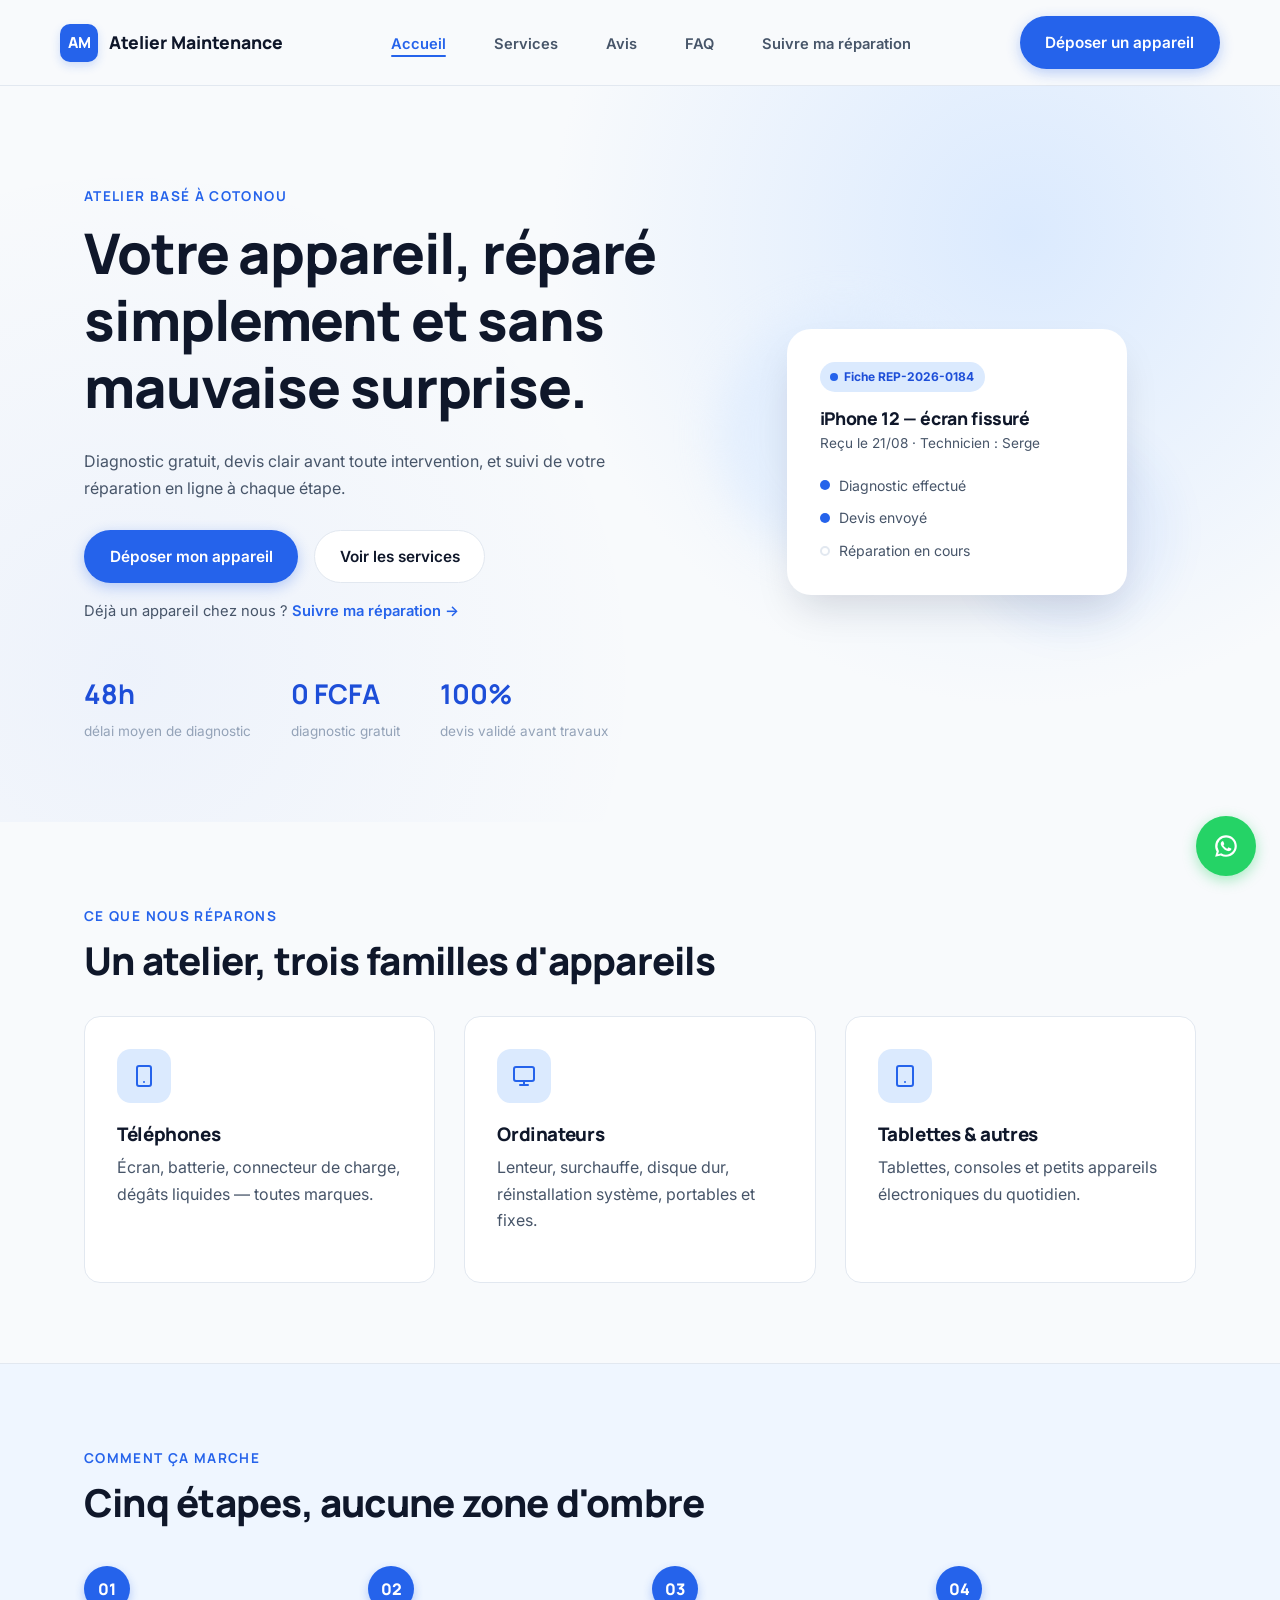
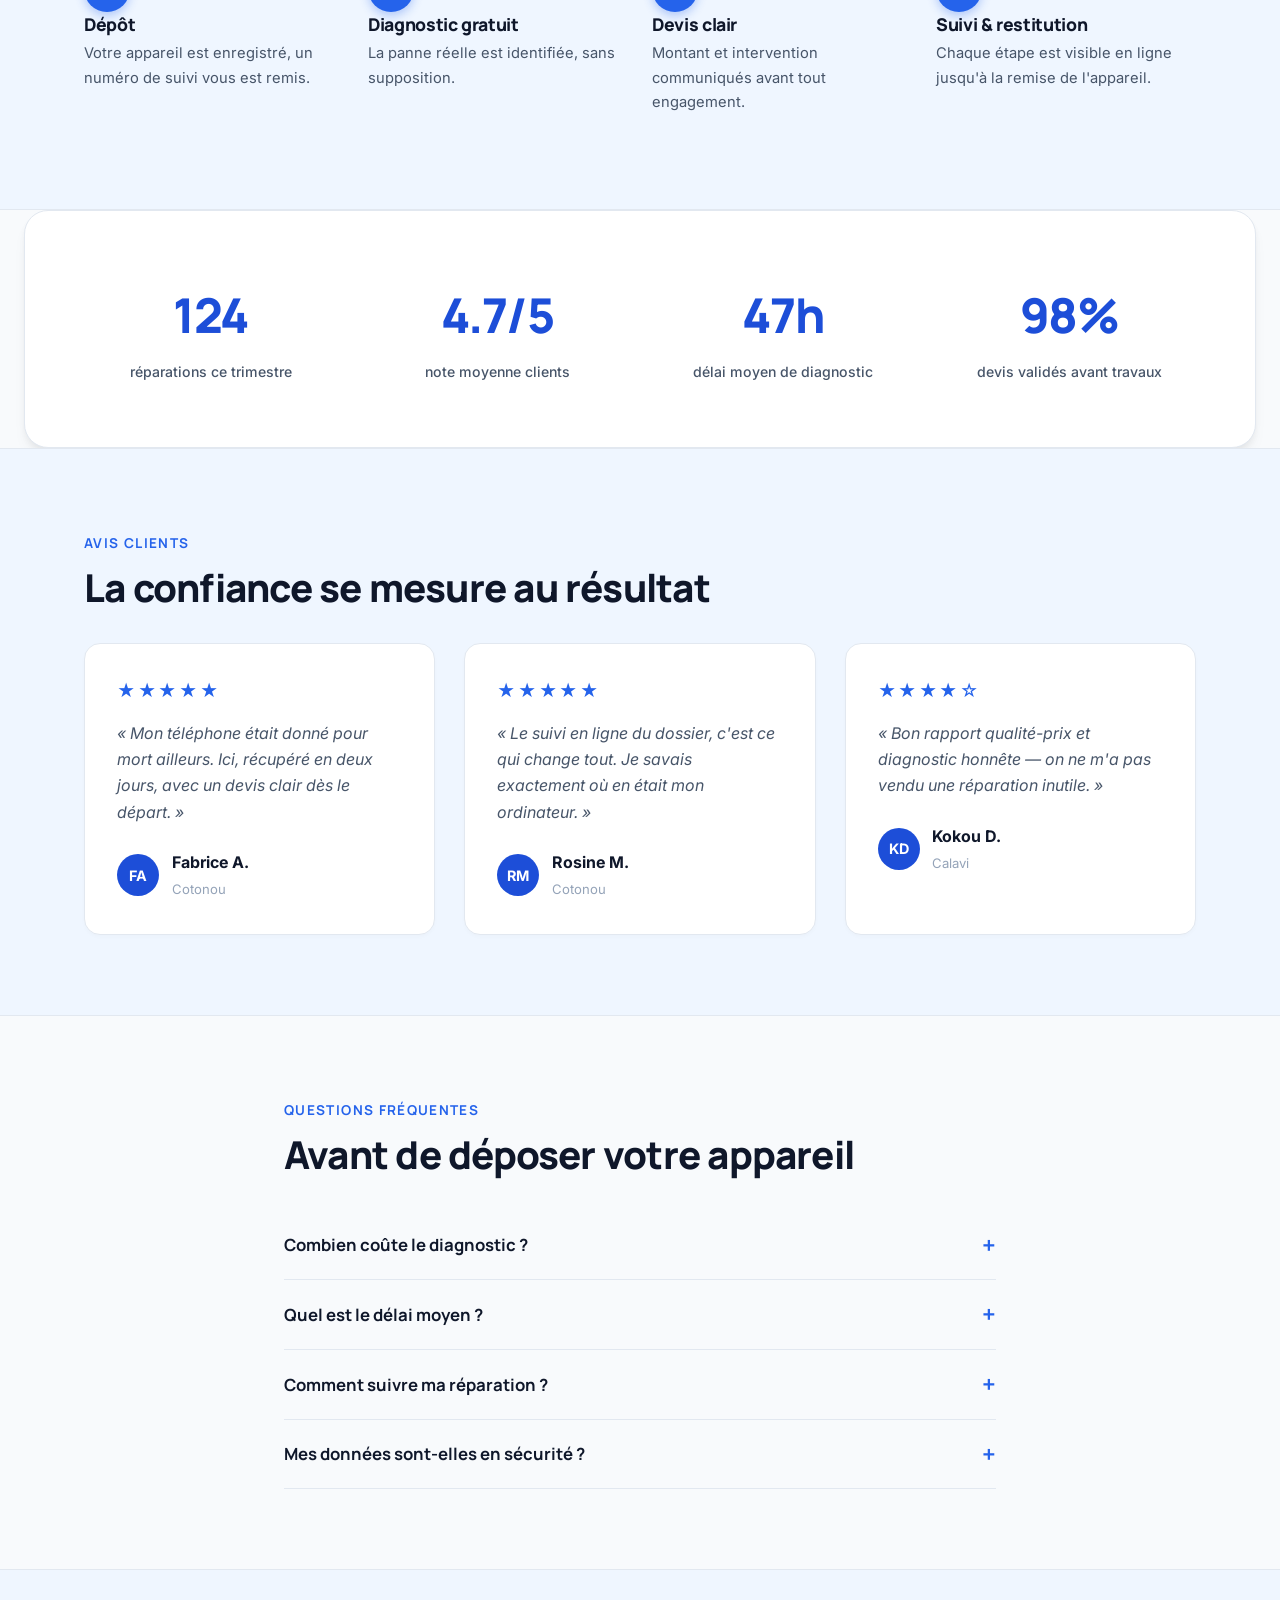
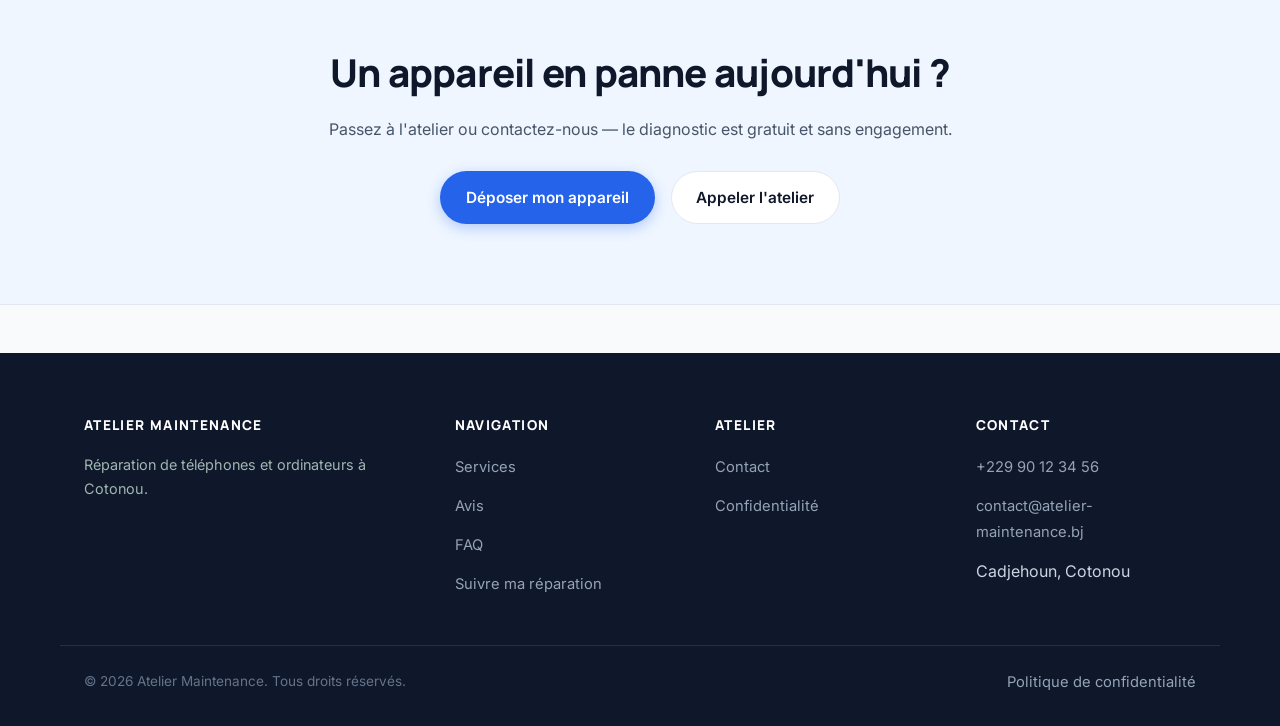
<file: index.html>
<!DOCTYPE html>
<html lang="fr">
<head>
  <meta charset="UTF-8" />
  <meta name="viewport" content="width=device-width, initial-scale=1.0" />
  <title>Atelier Maintenance — Réparation de téléphones et ordinateurs à Cotonou</title>
  <meta name="description" content="Atelier Maintenance répare vos téléphones et ordinateurs à Cotonou : diagnostic gratuit, devis clair, suivi en ligne de votre réparation." />
  <link rel="canonical" href="https://www.atelier-maintenance.bj/" />
  <meta property="og:type" content="website" />
  <meta property="og:title" content="Atelier Maintenance — Réparation à Cotonou" />
  <meta property="og:description" content="Diagnostic gratuit, devis clair, suivi en ligne de votre réparation." />
  <link rel="preconnect" href="https://fonts.googleapis.com" />
  <link rel="preconnect" href="https://fonts.gstatic.com" crossorigin />
  <link href="https://fonts.googleapis.com/css2?family=Manrope:wght@700;800&family=Inter:wght@400;500;600&display=swap" rel="stylesheet" />
  <link rel="stylesheet" href="assets/css/main.css" />
  <script type="application/ld+json">
  {
    "@context": "https://schema.org",
    "@type": "ElectronicsStore",
    "name": "Atelier Maintenance",
    "telephone": "+229-90-12-34-56",
    "address": { "@type": "PostalAddress", "addressLocality": "Cotonou", "addressCountry": "BJ" },
    "url": "https://www.atelier-maintenance.bj/"
  }
  </script>
</head>
<body>
  <a class="skip-link" href="#contenu">Aller au contenu principal</a>

  <header class="site-header">
    <div class="container nav-bar">
      <a class="brand" href="index.html"><span class="brand-mark">AM</span>Atelier Maintenance</a>
      
      <button class="mobile-menu-btn" aria-label="Ouvrir le menu" aria-expanded="false">
        <svg xmlns="http://www.w3.org/2000/svg" fill="none" viewBox="0 0 24 24" stroke="currentColor"><path stroke-linecap="round" stroke-linejoin="round" stroke-width="2" d="M4 6h16M4 12h16M4 18h16" /></svg>
      </button>

      <nav aria-label="Navigation principale">
        <ul class="nav-links" id="nav-links">
          <li><a href="index.html" aria-current="page">Accueil</a></li>
          <li><a href="index.html#services">Services</a></li>
          <li><a href="index.html#avis">Avis</a></li>
          <li><a href="index.html#faq">FAQ</a></li>
          <li><a href="suivi.html">Suivre ma réparation</a></li>
        </ul>
      </nav>
      <a class="btn btn-primary" href="contact.html">Déposer un appareil</a>
    </div>
  </header>

  <main id="contenu">
    <!-- HERO -->
    <section class="hero">
      <div class="container hero-grid">
        <div>
          <p class="eyebrow">Atelier basé à Cotonou</p>
          <h1>Votre appareil, réparé simplement et sans mauvaise surprise.</h1>
          <p class="max-w-prose">Diagnostic gratuit, devis clair avant toute intervention, et suivi de votre réparation en ligne à chaque étape.</p>
          <div class="hero-cta-row">
            <a class="btn btn-primary" href="contact.html">Déposer mon appareil</a>
            <a class="btn btn-outline" href="#services">Voir les services</a>
          </div>
          <p style="margin-top:1rem; font-size:0.92rem">
            Déjà un appareil chez nous ? <a href="suivi.html" style="color:var(--primary); font-weight:600; text-decoration:none;">Suivre ma réparation →</a>
          </p>
          <div class="hero-meta">
            <div class="hero-meta-item"><b>48h</b>délai moyen de diagnostic</div>
            <div class="hero-meta-item"><b>0 FCFA</b>diagnostic gratuit</div>
            <div class="hero-meta-item"><b>100%</b>devis validé avant travaux</div>
          </div>
        </div>

        <div class="hero-visual" aria-hidden="true">
          <span class="blob blob-1"></span>
          <span class="blob blob-2"></span>
          <div class="hero-card">
            <span class="hero-card-badge">Fiche REP-2026-0184</span>
            <h3 style="font-size:1.1rem; margin-bottom:0.2rem;">iPhone 12 — écran fissuré</h3>
            <p style="font-size:0.85rem; margin-bottom:0;">Reçu le 21/08 · Technicien : Serge</p>
            <ul class="hero-card-steps">
              <li><span class="dot-done"></span> Diagnostic effectué</li>
              <li><span class="dot-done"></span> Devis envoyé</li>
              <li><span class="dot-pending"></span> Réparation en cours</li>
            </ul>
          </div>
        </div>
      </div>
    </section>

    <!-- SERVICES -->
    <section class="section" id="services">
      <div class="container">
        <p class="eyebrow reveal">Ce que nous réparons</p>
        <h2 class="reveal">Un atelier, trois familles d'appareils</h2>
        <div class="grid grid-3" style="margin-top:2rem">
          
          <div class="card reveal">
            <div class="card-icon">
              <svg xmlns="http://www.w3.org/2000/svg" width="24" height="24" viewBox="0 0 24 24" fill="none" stroke="currentColor" stroke-width="2" stroke-linecap="round" stroke-linejoin="round"><rect x="5" y="2" width="14" height="20" rx="2" ry="2"></rect><line x1="12" y1="18" x2="12.01" y2="18"></line></svg>
            </div>
            <h3>Téléphones</h3>
            <p>Écran, batterie, connecteur de charge, dégâts liquides — toutes marques.</p>
          </div>
          
          <div class="card reveal">
            <div class="card-icon">
              <svg xmlns="http://www.w3.org/2000/svg" width="24" height="24" viewBox="0 0 24 24" fill="none" stroke="currentColor" stroke-width="2" stroke-linecap="round" stroke-linejoin="round"><rect x="2" y="3" width="20" height="14" rx="2" ry="2"></rect><line x1="8" y1="21" x2="16" y2="21"></line><line x1="12" y1="17" x2="12" y2="21"></line></svg>
            </div>
            <h3>Ordinateurs</h3>
            <p>Lenteur, surchauffe, disque dur, réinstallation système, portables et fixes.</p>
          </div>
          
          <div class="card reveal">
            <div class="card-icon">
              <svg xmlns="http://www.w3.org/2000/svg" width="24" height="24" viewBox="0 0 24 24" fill="none" stroke="currentColor" stroke-width="2" stroke-linecap="round" stroke-linejoin="round"><rect x="4" y="2" width="16" height="20" rx="2" ry="2"></rect><line x1="12" y1="18" x2="12.01" y2="18"></line></svg>
            </div>
            <h3>Tablettes & autres</h3>
            <p>Tablettes, consoles et petits appareils électroniques du quotidien.</p>
          </div>

        </div>
      </div>
    </section>

    <!-- PROCESSUS -->
    <section class="section section-alt">
      <div class="container">
        <p class="eyebrow reveal">Comment ça marche</p>
        <h2 class="reveal">Cinq étapes, aucune zone d'ombre</h2>
        <div class="steps-grid" style="margin-top:2.5rem">
          <div class="step reveal"><h3>Dépôt</h3><p>Votre appareil est enregistré, un numéro de suivi vous est remis.</p></div>
          <div class="step reveal"><h3>Diagnostic gratuit</h3><p>La panne réelle est identifiée, sans supposition.</p></div>
          <div class="step reveal"><h3>Devis clair</h3><p>Montant et intervention communiqués avant tout engagement.</p></div>
          <div class="step reveal"><h3>Suivi & restitution</h3><p>Chaque étape est visible en ligne jusqu'à la remise de l'appareil.</p></div>
        </div>
      </div>
    </section>

    <!-- STATS -->
    <section class="section stats-section">
      <div class="container stats-grid">
        <div class="reveal"><div class="stat-value"><span data-count-to="127">127</span></div><div class="stat-label">réparations ce trimestre</div></div>
        <div class="reveal"><div class="stat-value"><span data-count-to="4.8" data-suffix="/5">4.8/5</span></div><div class="stat-label">note moyenne clients</div></div>
        <div class="reveal"><div class="stat-value"><span data-count-to="48" data-suffix="h">48h</span></div><div class="stat-label">délai moyen de diagnostic</div></div>
        <div class="reveal"><div class="stat-value"><span data-count-to="100" data-suffix="%">100%</span></div><div class="stat-label">devis validés avant travaux</div></div>
      </div>
    </section>

    <!-- AVIS -->
    <section class="section section-alt" id="avis">
      <div class="container">
        <p class="eyebrow reveal">Avis clients</p>
        <h2 class="reveal">La confiance se mesure au résultat</h2>
        <div class="grid grid-3" style="margin-top:2rem">
          <div class="testimonial reveal">
            <div class="stars">★★★★★</div>
            <p>« Mon téléphone était donné pour mort ailleurs. Ici, récupéré en deux jours, avec un devis clair dès le départ. »</p>
            <div class="testimonial-author"><span class="avatar-initial">FA</span><div><strong>Fabrice A.</strong><br /><span style="font-size:0.82rem;color:var(--ink-faint)">Cotonou</span></div></div>
          </div>
          <div class="testimonial reveal">
            <div class="stars">★★★★★</div>
            <p>« Le suivi en ligne du dossier, c'est ce qui change tout. Je savais exactement où en était mon ordinateur. »</p>
            <div class="testimonial-author"><span class="avatar-initial">RM</span><div><strong>Rosine M.</strong><br /><span style="font-size:0.82rem;color:var(--ink-faint)">Cotonou</span></div></div>
          </div>
          <div class="testimonial reveal">
            <div class="stars">★★★★☆</div>
            <p>« Bon rapport qualité-prix et diagnostic honnête — on ne m'a pas vendu une réparation inutile. »</p>
            <div class="testimonial-author"><span class="avatar-initial">KD</span><div><strong>Kokou D.</strong><br /><span style="font-size:0.82rem;color:var(--ink-faint)">Calavi</span></div></div>
          </div>
        </div>
      </div>
    </section>

    <!-- FAQ -->
    <section class="section" id="faq">
      <div class="container" style="max-width:760px">
        <p class="eyebrow reveal">Questions fréquentes</p>
        <h2 class="reveal">Avant de déposer votre appareil</h2>
        <div style="margin-top:2rem">
          <div class="faq-item">
            <button class="faq-question" aria-expanded="false"><span>Combien coûte le diagnostic ?</span><span class="plus">+</span></button>
            <div class="faq-answer"><div class="faq-answer-inner">Gratuit et sans engagement. Vous ne payez que si vous acceptez le devis.</div></div>
          </div>
          <div class="faq-item">
            <button class="faq-question" aria-expanded="false"><span>Quel est le délai moyen ?</span><span class="plus">+</span></button>
            <div class="faq-answer"><div class="faq-answer-inner">Le diagnostic prend 24 à 48h. La réparation dépend de la panne ; une date estimée vous est toujours communiquée.</div></div>
          </div>
          <div class="faq-item">
            <button class="faq-question" aria-expanded="false"><span>Comment suivre ma réparation ?</span><span class="plus">+</span></button>
            <div class="faq-answer"><div class="faq-answer-inner">Avec le numéro de fiche remis au dépôt, sur la page <a href="suivi.html">Suivre ma réparation</a>.</div></div>
          </div>
          <div class="faq-item">
            <button class="faq-question" aria-expanded="false"><span>Mes données sont-elles en sécurité ?</span><span class="plus">+</span></button>
            <div class="faq-answer"><div class="faq-answer-inner">Nos techniciens n'accèdent à vos données que si nécessaire, avec votre accord. Voir notre <a href="confidentialite.html">politique de confidentialité</a>.</div></div>
          </div>
        </div>
      </div>
    </section>

    <!-- CTA FINAL -->
    <section class="section section-alt text-center">
      <div class="container reveal">
        <h2>Un appareil en panne aujourd'hui ?</h2>
        <p class="max-w-prose" style="margin:0 auto 1.6rem">Passez à l'atelier ou contactez-nous — le diagnostic est gratuit et sans engagement.</p>
        <div class="hero-cta-row" style="justify-content:center">
          <a class="btn btn-primary" href="contact.html">Déposer mon appareil</a>
          <a class="btn btn-outline" href="tel:+22990123456">Appeler l'atelier</a>
        </div>
      </div>
    </section>
  </main>

  <footer class="site-footer">
    <div class="container footer-grid">
      <div><h4>Atelier Maintenance</h4><p style="color:#9fb6b1; font-size:0.9rem">Réparation de téléphones et ordinateurs à Cotonou.</p></div>
      <div><h4>Navigation</h4><ul class="footer-list"><li><a href="index.html#services">Services</a></li><li><a href="index.html#avis">Avis</a></li><li><a href="index.html#faq">FAQ</a></li><li><a href="suivi.html">Suivre ma réparation</a></li></ul></div>
      <div><h4>Atelier</h4><ul class="footer-list"><li><a href="contact.html">Contact</a></li><li><a href="confidentialite.html">Confidentialité</a></li></ul></div>
      <div><h4>Contact</h4><ul class="footer-list"><li><a href="tel:+22990123456">+229 90 12 34 56</a></li><li><a href="mailto:contact@atelier-maintenance.bj">contact@atelier-maintenance.bj</a></li><li>Cadjehoun, Cotonou</li></ul></div>
    </div>
    <div class="container footer-bottom"><span>© 2026 Atelier Maintenance. Tous droits réservés.</span><span><a href="confidentialite.html">Politique de confidentialité</a></span></div>
  </footer>

  <a class="whatsapp-float" href="https://wa.me/22990123456" target="_blank" rel="noopener" aria-label="Contacter l'atelier sur WhatsApp">
    <svg width="26" height="26" viewBox="0 0 24 24" fill="currentColor" aria-hidden="true"><path d="M12 2C6.48 2 2 6.48 2 12c0 1.85.5 3.58 1.36 5.07L2 22l5.06-1.33A9.94 9.94 0 0 0 12 22c5.52 0 10-4.48 10-10S17.52 2 12 2zm0 18a7.9 7.9 0 0 1-4.03-1.1l-.29-.17-2.99.79.8-2.92-.19-.3A7.93 7.93 0 1 1 12 20zm4.4-5.9c-.24-.12-1.43-.7-1.65-.78-.22-.08-.38-.12-.54.12-.16.24-.62.78-.76.94-.14.16-.28.18-.52.06-.24-.12-1.01-.37-1.92-1.18-.71-.63-1.19-1.42-1.33-1.66-.14-.24-.02-.37.1-.49.11-.11.24-.28.36-.42.12-.14.16-.24.24-.4.08-.16.04-.3-.02-.42-.06-.12-.54-1.3-.74-1.78-.2-.47-.4-.4-.54-.41-.14-.01-.3-.01-.46-.01-.16 0-.42.06-.64.3-.22.24-.84.82-.84 2s.86 2.32.98 2.48c.12.16 1.7 2.6 4.12 3.64.58.25 1.03.4 1.38.51.58.18 1.11.16 1.53.1.47-.07 1.43-.58 1.63-1.14.2-.56.2-1.04.14-1.14-.06-.1-.22-.16-.46-.28z"/></svg>
  </a>

  <script src="assets/js/main.js"></script>
  
  <script>
    // Gestion du menu mobile
    document.addEventListener('DOMContentLoaded', () => {
      const btn = document.querySelector('.mobile-menu-btn');
      const nav = document.querySelector('.nav-links');
      
      if (btn && nav) {
        btn.addEventListener('click', () => {
          const isExpanded = btn.getAttribute('aria-expanded') === 'true';
          btn.setAttribute('aria-expanded', !isExpanded);
          nav.classList.toggle('active');
        });
      }
    });
  </script>
</body>
</html>
</file>
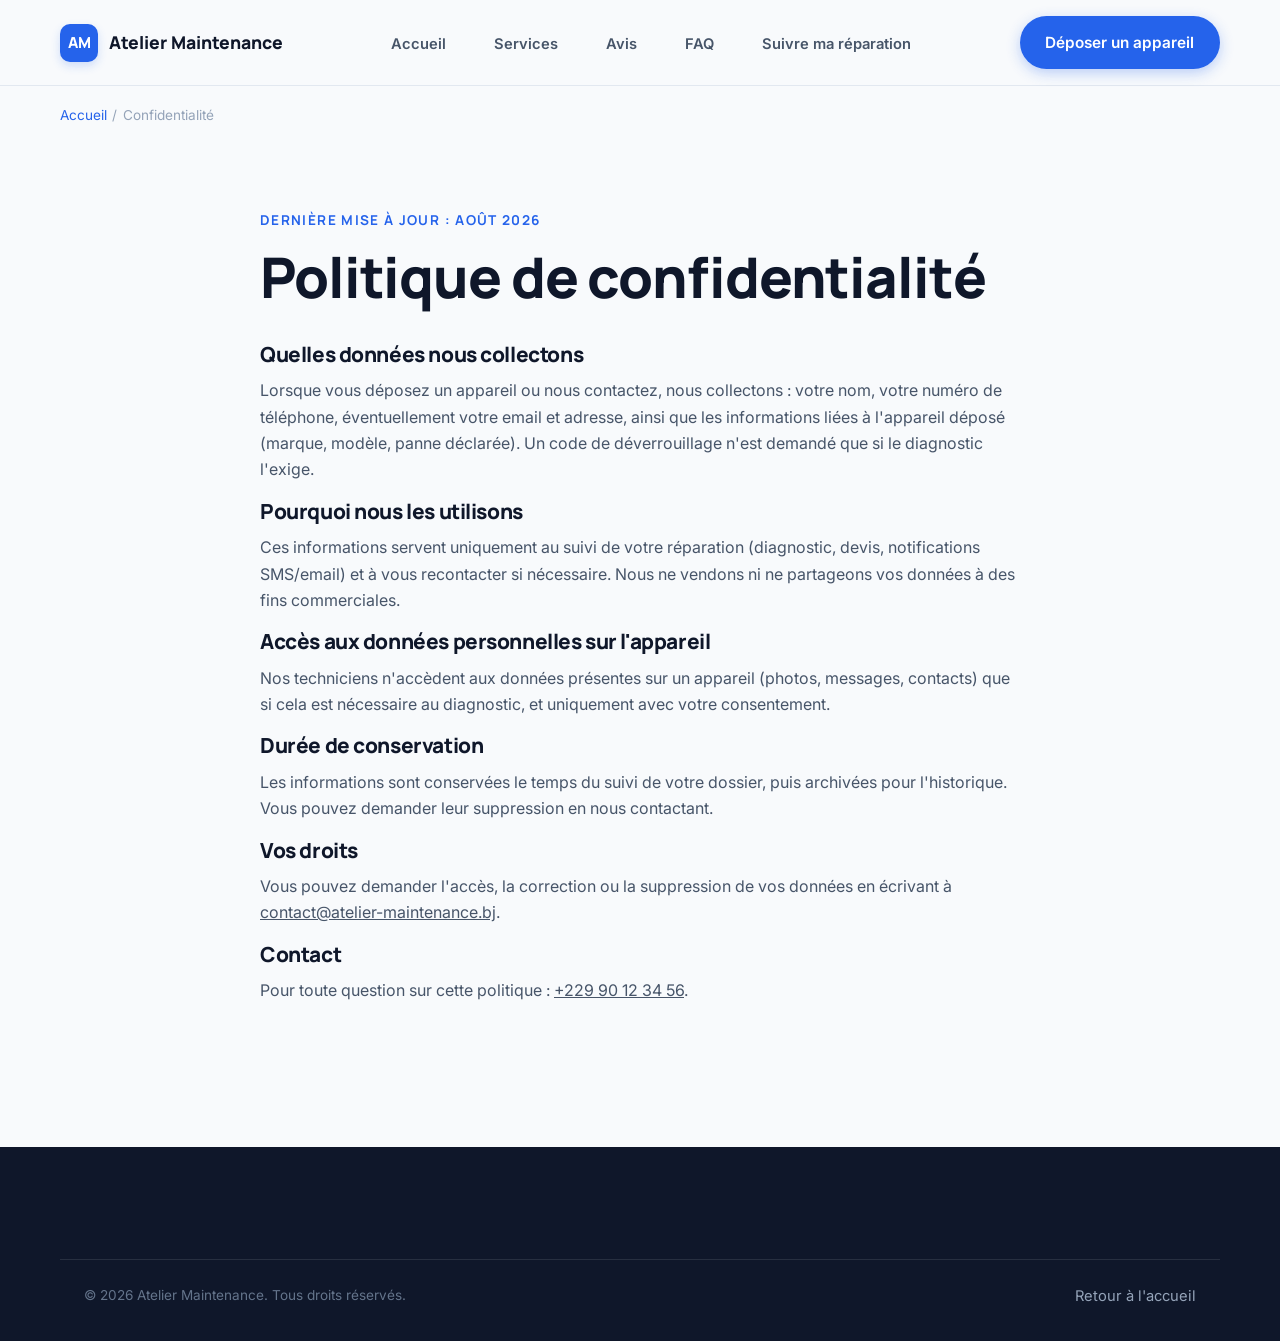
<file: confidentialite.html>
<!DOCTYPE html>
<html lang="fr">
<head>
  <meta charset="UTF-8" />
  <meta name="viewport" content="width=device-width, initial-scale=1.0" />
  <title>Politique de confidentialité — Atelier Maintenance Cotonou</title>
  <meta name="description" content="Comment l'Atelier Maintenance collecte, utilise et protège vos données personnelles et celles de vos appareils." />
  <link rel="canonical" href="https://www.atelier-maintenance.bj/confidentialite.html" />
  <link rel="preconnect" href="https://fonts.googleapis.com" />
  <link rel="preconnect" href="https://fonts.gstatic.com" crossorigin />
  <link href="https://fonts.googleapis.com/css2?family=Manrope:wght@700;800&family=Inter:wght@400;500;600&display=swap" rel="stylesheet" />
  <link rel="stylesheet" href="assets/css/main.css" />
</head>
<body>
  <a class="skip-link" href="#contenu">Aller au contenu principal</a>

  <header class="site-header">
    <div class="container nav-bar">
      <a class="brand" href="index.html"><span class="brand-mark">AM</span>Atelier Maintenance</a>
      <nav aria-label="Navigation principale">
        <ul class="nav-links">
          <li><a href="index.html">Accueil</a></li>
          <li><a href="index.html#services">Services</a></li>
          <li><a href="index.html#avis">Avis</a></li>
          <li><a href="index.html#faq">FAQ</a></li>
          <li><a href="suivi.html">Suivre ma réparation</a></li>
        </ul>
      </nav>
      <a class="btn btn-primary" href="contact.html">Déposer un appareil</a>
    </div>
  </header>

  <nav class="breadcrumb container" aria-label="Fil d'Ariane">
    <ol><li><a href="index.html">Accueil</a></li><li aria-current="page">Confidentialité</li></ol>
  </nav>

  <main id="contenu">
    <section class="section container" style="max-width:760px">
      <p class="eyebrow">Dernière mise à jour : août 2026</p>
      <h1>Politique de confidentialité</h1>

      <h2 style="margin-top:2rem; font-size:1.3rem">Quelles données nous collectons</h2>
      <p>Lorsque vous déposez un appareil ou nous contactez, nous collectons : votre nom, votre numéro de téléphone, éventuellement votre email et adresse, ainsi que les informations liées à l'appareil déposé (marque, modèle, panne déclarée). Un code de déverrouillage n'est demandé que si le diagnostic l'exige.</p>

      <h2 style="font-size:1.3rem">Pourquoi nous les utilisons</h2>
      <p>Ces informations servent uniquement au suivi de votre réparation (diagnostic, devis, notifications SMS/email) et à vous recontacter si nécessaire. Nous ne vendons ni ne partageons vos données à des fins commerciales.</p>

      <h2 style="font-size:1.3rem">Accès aux données personnelles sur l'appareil</h2>
      <p>Nos techniciens n'accèdent aux données présentes sur un appareil (photos, messages, contacts) que si cela est nécessaire au diagnostic, et uniquement avec votre consentement.</p>

      <h2 style="font-size:1.3rem">Durée de conservation</h2>
      <p>Les informations sont conservées le temps du suivi de votre dossier, puis archivées pour l'historique. Vous pouvez demander leur suppression en nous contactant.</p>

      <h2 style="font-size:1.3rem">Vos droits</h2>
      <p>Vous pouvez demander l'accès, la correction ou la suppression de vos données en écrivant à <a href="mailto:contact@atelier-maintenance.bj">contact@atelier-maintenance.bj</a>.</p>

      <h2 style="font-size:1.3rem">Contact</h2>
      <p>Pour toute question sur cette politique : <a href="tel:+22990123456">+229 90 12 34 56</a>.</p>
    </section>
  </main>

  <footer class="site-footer">
    <div class="container footer-bottom"><span>© 2026 Atelier Maintenance. Tous droits réservés.</span><span><a href="index.html">Retour à l'accueil</a></span></div>
  </footer>

  <script src="assets/js/main.js"></script>
</body>
</html>
</file>
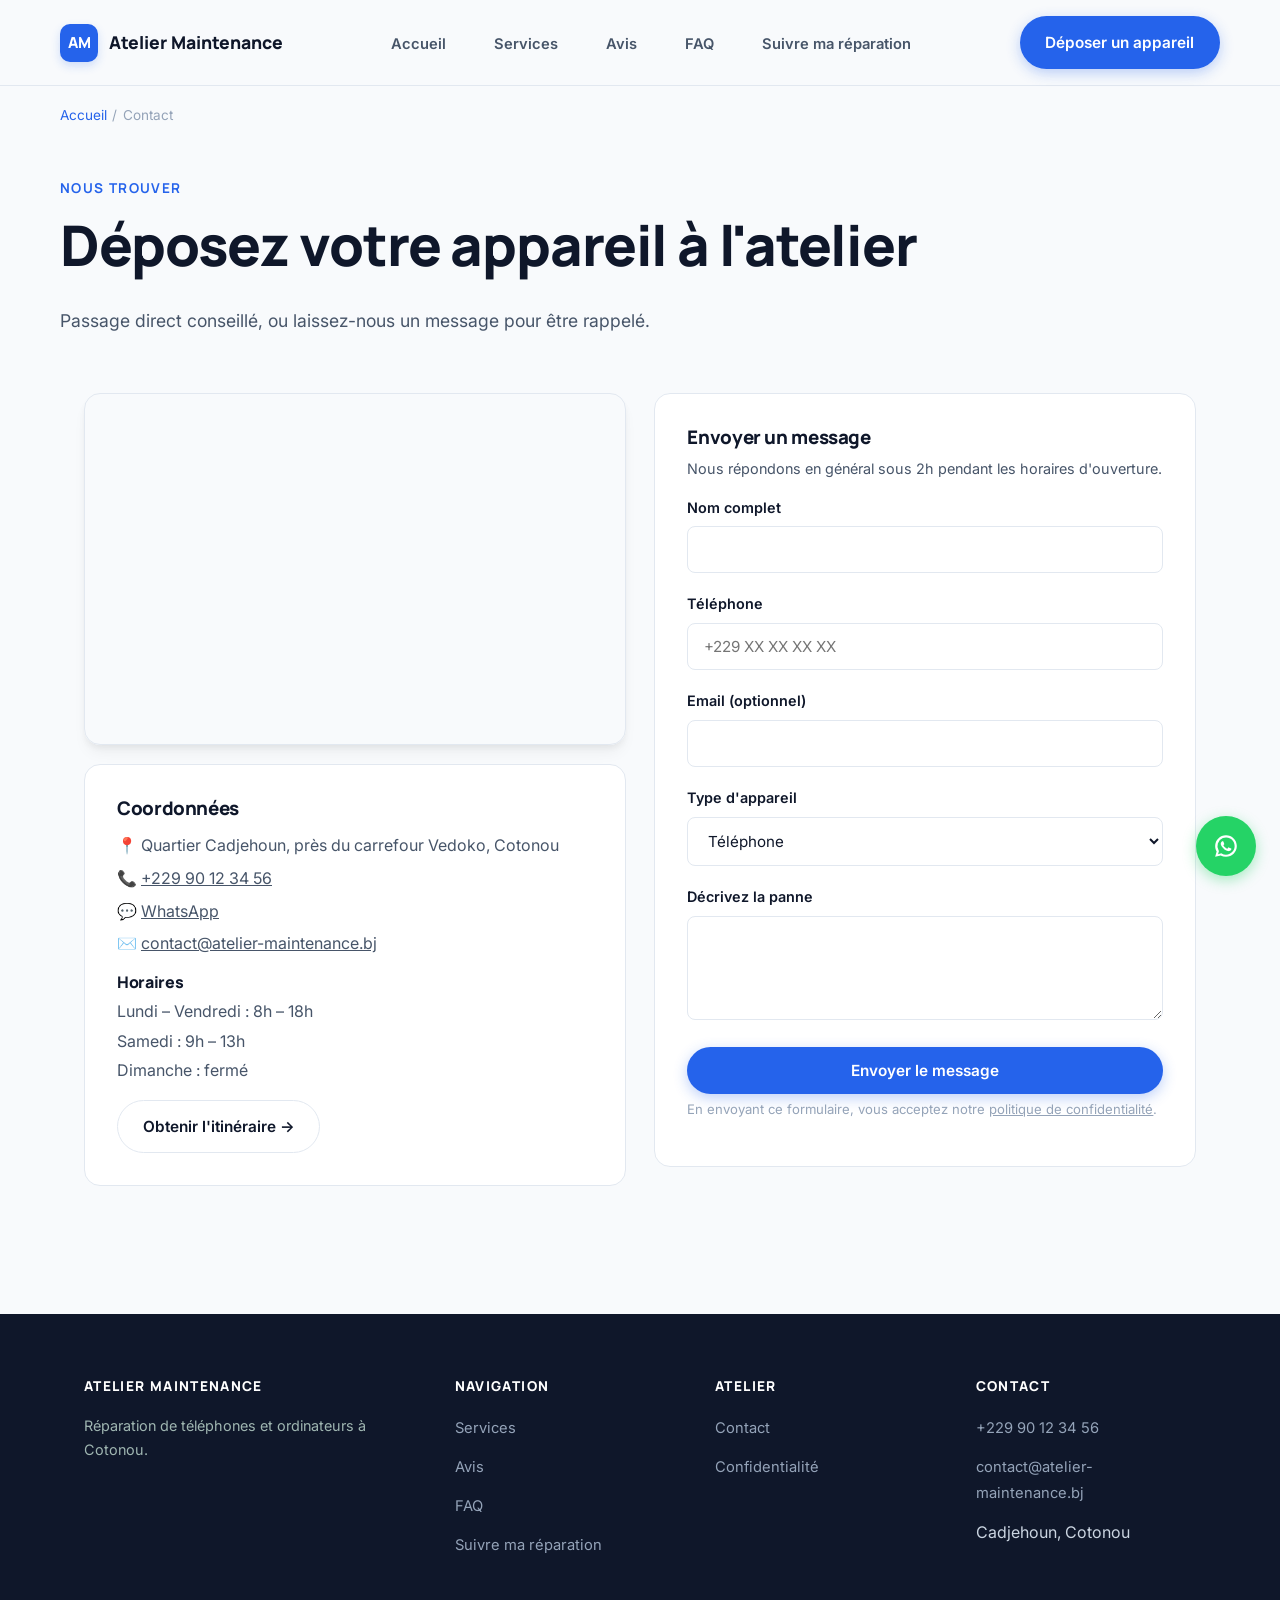
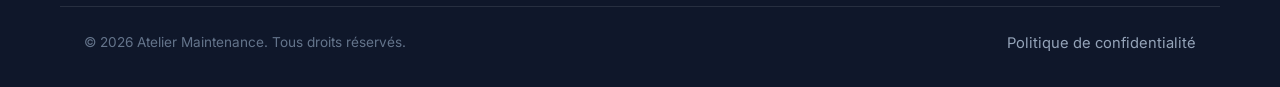
<file: contact.html>
<!DOCTYPE html>
<html lang="fr">
<head>
  <meta charset="UTF-8" />
  <meta name="viewport" content="width=device-width, initial-scale=1.0" />
  <title>Contact — Déposer un appareil — Atelier Maintenance Cotonou</title>
  <meta name="description" content="Adresse, horaires, téléphone et formulaire pour déposer votre appareil à l'Atelier Maintenance, Cadjehoun, Cotonou." />
  <link rel="canonical" href="https://www.atelier-maintenance.bj/contact.html" />
  <link rel="preconnect" href="https://fonts.googleapis.com" />
  <link rel="preconnect" href="https://fonts.gstatic.com" crossorigin />
  <link href="https://fonts.googleapis.com/css2?family=Manrope:wght@700;800&family=Inter:wght@400;500;600&display=swap" rel="stylesheet" />
  <link rel="stylesheet" href="assets/css/main.css" />
</head>
<body>
  <a class="skip-link" href="#contenu">Aller au contenu principal</a>

  <header class="site-header">
    <div class="container nav-bar">
      <a class="brand" href="index.html"><span class="brand-mark">AM</span>Atelier Maintenance</a>
      <nav aria-label="Navigation principale">
        <ul class="nav-links">
          <li><a href="index.html">Accueil</a></li>
          <li><a href="index.html#services">Services</a></li>
          <li><a href="index.html#avis">Avis</a></li>
          <li><a href="index.html#faq">FAQ</a></li>
          <li><a href="suivi.html">Suivre ma réparation</a></li>
        </ul>
      </nav>
      <a class="btn btn-primary" href="contact.html" aria-current="page">Déposer un appareil</a>
    </div>
  </header>

  <nav class="breadcrumb container" aria-label="Fil d'Ariane">
    <ol><li><a href="index.html">Accueil</a></li><li aria-current="page">Contact</li></ol>
  </nav>

  <main id="contenu">
    <section class="page-hero container">
      <p class="eyebrow">Nous trouver</p>
      <h1>Déposez votre appareil à l'atelier</h1>
      <p class="lead">Passage direct conseillé, ou laissez-nous un message pour être rappelé.</p>
    </section>

    <section class="section" style="padding-top:1rem">
      <div class="container grid grid-2" style="align-items:start">
        <div>
          <div class="map-embed">
            <iframe title="Localisation de l'Atelier Maintenance à Cadjehoun, Cotonou" src="https://www.google.com/maps?q=Cadjehoun,Cotonou,Benin&output=embed" loading="lazy" referrerpolicy="no-referrer-when-downgrade"></iframe>
          </div>
          <div class="card" style="margin-top:1.2rem">
            <h3 style="margin-bottom:0.8rem">Coordonnées</h3>
            <p style="margin-bottom:0.4em">📍 Quartier Cadjehoun, près du carrefour Vedoko, Cotonou</p>
            <p style="margin-bottom:0.4em">📞 <a href="tel:+22990123456">+229 90 12 34 56</a></p>
            <p style="margin-bottom:0.4em">💬 <a href="https://wa.me/22990123456" target="_blank" rel="noopener">WhatsApp</a></p>
            <p style="margin-bottom:1rem">✉️ <a href="mailto:contact@atelier-maintenance.bj">contact@atelier-maintenance.bj</a></p>
            <h4 style="margin-bottom:0.4em">Horaires</h4>
            <p style="margin-bottom:0.2em">Lundi – Vendredi : 8h – 18h</p>
            <p style="margin-bottom:0.2em">Samedi : 9h – 13h</p>
            <p style="margin-bottom:1rem">Dimanche : fermé</p>
            <a class="btn btn-outline" href="https://www.google.com/maps/dir/?api=1&destination=Cadjehoun,Cotonou,Benin" target="_blank" rel="noopener">Obtenir l'itinéraire →</a>
          </div>
        </div>

        <div class="card">
          <h3>Envoyer un message</h3>
          <p style="font-size:0.9rem">Nous répondons en général sous 2h pendant les horaires d'ouverture.</p>
          <form id="contact-form" action="merci.html" method="get" novalidate>
            <div class="form-field">
              <label for="nom">Nom complet</label>
              <input type="text" id="nom" name="nom" data-required required />
              <p class="form-error">Merci d'indiquer votre nom.</p>
            </div>
            <div class="form-field">
              <label for="telephone">Téléphone</label>
              <input type="tel" id="telephone" name="telephone" data-required required placeholder="+229 XX XX XX XX" />
              <p class="form-error">Merci d'indiquer un numéro valide.</p>
            </div>
            <div class="form-field">
              <label for="email">Email (optionnel)</label>
              <input type="email" id="email" name="email" />
            </div>
            <div class="form-field">
              <label for="appareil">Type d'appareil</label>
              <select id="appareil" name="appareil">
                <option value="telephone">Téléphone</option>
                <option value="ordinateur">Ordinateur</option>
                <option value="tablette">Tablette / autre</option>
              </select>
            </div>
            <div class="form-field">
              <label for="message">Décrivez la panne</label>
              <textarea id="message" name="message" rows="4" data-required required></textarea>
              <p class="form-error">Merci de décrire brièvement la panne.</p>
            </div>
            <button type="submit" class="btn btn-primary btn-block">Envoyer le message</button>
            <p class="form-hint">En envoyant ce formulaire, vous acceptez notre <a href="confidentialite.html">politique de confidentialité</a>.</p>
          </form>
        </div>
      </div>
    </section>
  </main>

  <footer class="site-footer">
    <div class="container footer-grid">
      <div><h4>Atelier Maintenance</h4><p style="color:#9fb6b1; font-size:0.9rem">Réparation de téléphones et ordinateurs à Cotonou.</p></div>
      <div><h4>Navigation</h4><ul class="footer-list"><li><a href="index.html#services">Services</a></li><li><a href="index.html#avis">Avis</a></li><li><a href="index.html#faq">FAQ</a></li><li><a href="suivi.html">Suivre ma réparation</a></li></ul></div>
      <div><h4>Atelier</h4><ul class="footer-list"><li><a href="contact.html">Contact</a></li><li><a href="confidentialite.html">Confidentialité</a></li></ul></div>
      <div><h4>Contact</h4><ul class="footer-list"><li><a href="tel:+22990123456">+229 90 12 34 56</a></li><li><a href="mailto:contact@atelier-maintenance.bj">contact@atelier-maintenance.bj</a></li><li>Cadjehoun, Cotonou</li></ul></div>
    </div>
    <div class="container footer-bottom"><span>© 2026 Atelier Maintenance. Tous droits réservés.</span><span><a href="confidentialite.html">Politique de confidentialité</a></span></div>
  </footer>

  <a class="whatsapp-float" href="https://wa.me/22990123456" target="_blank" rel="noopener" aria-label="Contacter l'atelier sur WhatsApp">
    <svg width="26" height="26" viewBox="0 0 24 24" fill="currentColor" aria-hidden="true"><path d="M12 2C6.48 2 2 6.48 2 12c0 1.85.5 3.58 1.36 5.07L2 22l5.06-1.33A9.94 9.94 0 0 0 12 22c5.52 0 10-4.48 10-10S17.52 2 12 2zm0 18a7.9 7.9 0 0 1-4.03-1.1l-.29-.17-2.99.79.8-2.92-.19-.3A7.93 7.93 0 1 1 12 20zm4.4-5.9c-.24-.12-1.43-.7-1.65-.78-.22-.08-.38-.12-.54.12-.16.24-.62.78-.76.94-.14.16-.28.18-.52.06-.24-.12-1.01-.37-1.92-1.18-.71-.63-1.19-1.42-1.33-1.66-.14-.24-.02-.37.1-.49.11-.11.24-.28.36-.42.12-.14.16-.24.24-.4.08-.16.04-.3-.02-.42-.06-.12-.54-1.3-.74-1.78-.2-.47-.4-.4-.54-.41-.14-.01-.3-.01-.46-.01-.16 0-.42.06-.64.3-.22.24-.84.82-.84 2s.86 2.32.98 2.48c.12.16 1.7 2.6 4.12 3.64.58.25 1.03.4 1.38.51.58.18 1.11.16 1.53.1.47-.07 1.43-.58 1.63-1.14.2-.56.2-1.04.14-1.14-.06-.1-.22-.16-.46-.28z"/></svg>
  </a>

  <script src="assets/js/main.js"></script>
</body>
</html>
</file>
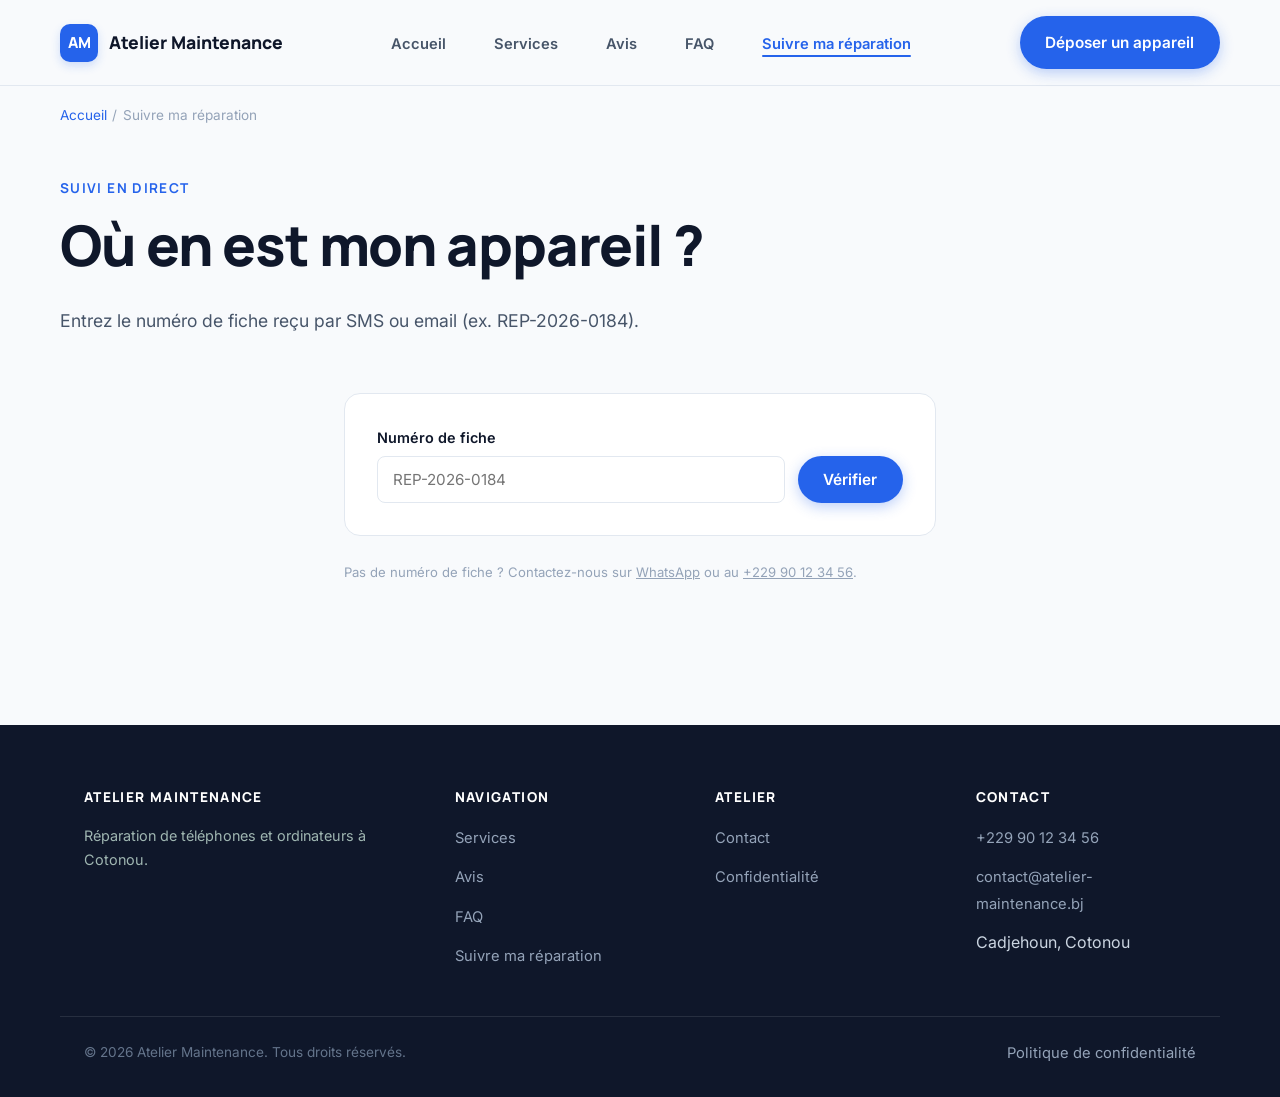
<file: suivi.html>
<!DOCTYPE html>
<html lang="fr">
<head>
  <meta charset="UTF-8" />
  <meta name="viewport" content="width=device-width, initial-scale=1.0" />
  <title>Suivre ma réparation — Atelier Maintenance Cotonou</title>
  <meta name="description" content="Entrez votre numéro de fiche pour connaître l'état de votre réparation en temps réel." />
  <link rel="canonical" href="https://www.atelier-maintenance.bj/suivi.html" />
  <link rel="preconnect" href="https://fonts.googleapis.com" />
  <link rel="preconnect" href="https://fonts.gstatic.com" crossorigin />
  <link href="https://fonts.googleapis.com/css2?family=Manrope:wght@700;800&family=Inter:wght@400;500;600&display=swap" rel="stylesheet" />
  <link rel="stylesheet" href="assets/css/main.css" />
</head>
<body>
  <a class="skip-link" href="#contenu">Aller au contenu principal</a>

  <header class="site-header">
    <div class="container nav-bar">
      <a class="brand" href="index.html"><span class="brand-mark">AM</span>Atelier Maintenance</a>
      <nav aria-label="Navigation principale">
        <ul class="nav-links">
          <li><a href="index.html">Accueil</a></li>
          <li><a href="index.html#services">Services</a></li>
          <li><a href="index.html#avis">Avis</a></li>
          <li><a href="index.html#faq">FAQ</a></li>
          <li><a href="suivi.html" aria-current="page">Suivre ma réparation</a></li>
        </ul>
      </nav>
      <a class="btn btn-primary" href="contact.html">Déposer un appareil</a>
    </div>
  </header>

  <nav class="breadcrumb container" aria-label="Fil d'Ariane">
    <ol><li><a href="index.html">Accueil</a></li><li aria-current="page">Suivre ma réparation</li></ol>
  </nav>

  <main id="contenu">
    <section class="page-hero container">
      <p class="eyebrow">Suivi en direct</p>
      <h1>Où en est mon appareil ?</h1>
      <p class="lead">Entrez le numéro de fiche reçu par SMS ou email (ex. REP-2026-0184).</p>
    </section>

    <section class="section" style="padding-top:1rem">
      <div class="container" style="max-width:640px">
        <form id="tracking-form" class="card" style="display:flex; gap:0.8rem; flex-wrap:wrap; align-items:flex-end">
          <div class="form-field" style="flex:1; min-width:220px; margin-bottom:0">
            <label for="tracking-code">Numéro de fiche</label>
            <input type="text" id="tracking-code" name="tracking-code" placeholder="REP-2026-0184" autocomplete="off" required />
          </div>
          <button type="submit" class="btn btn-primary">Vérifier</button>
        </form>

        <p id="tracking-loading" hidden style="margin-top:1.2rem; color:var(--ink-faint); font-size:0.9rem">Recherche de votre fiche…</p>
        <p id="tracking-error" hidden role="alert" style="margin-top:1.2rem; color:var(--accent-dark); background:var(--accent-tint); padding:0.9em 1.1em; border-radius:var(--radius-s)"></p>
        <div id="tracking-result" hidden style="margin-top:1.2rem"></div>

        <p class="form-hint" style="margin-top:1.6rem">
          Pas de numéro de fiche ? Contactez-nous sur <a href="https://wa.me/22990123456" target="_blank" rel="noopener">WhatsApp</a>
          ou au <a href="tel:+22990123456">+229 90 12 34 56</a>.
        </p>
      </div>
    </section>
  </main>

  <footer class="site-footer">
    <div class="container footer-grid">
      <div><h4>Atelier Maintenance</h4><p style="color:#9fb6b1; font-size:0.9rem">Réparation de téléphones et ordinateurs à Cotonou.</p></div>
      <div><h4>Navigation</h4><ul class="footer-list"><li><a href="index.html#services">Services</a></li><li><a href="index.html#avis">Avis</a></li><li><a href="index.html#faq">FAQ</a></li><li><a href="suivi.html">Suivre ma réparation</a></li></ul></div>
      <div><h4>Atelier</h4><ul class="footer-list"><li><a href="contact.html">Contact</a></li><li><a href="confidentialite.html">Confidentialité</a></li></ul></div>
      <div><h4>Contact</h4><ul class="footer-list"><li><a href="tel:+22990123456">+229 90 12 34 56</a></li><li><a href="mailto:contact@atelier-maintenance.bj">contact@atelier-maintenance.bj</a></li><li>Cadjehoun, Cotonou</li></ul></div>
    </div>
    <div class="container footer-bottom"><span>© 2026 Atelier Maintenance. Tous droits réservés.</span><span><a href="confidentialite.html">Politique de confidentialité</a></span></div>
  </footer>

  <script src="assets/js/config.js"></script>
  <script src="assets/js/suivi.js"></script>
  <script src="assets/js/main.js"></script>
</body>
</html>
</file>
<file: assets/css/main.css>
/* =========================================================
   ATELIER MAINTENANCE — Thème CLAIR Monochrome Bleu
   ========================================================= */

:root {
  /* Fonds */
  --bg: #f8fafc; 
  --bg-alt: #eff6ff; /* Bleu très pâle */
  --surface: #ffffff; 
  
  /* Textes (Gris/Bleu Nuit) */
  --ink: #0f172a; 
  --ink-soft: #475569; 
  --ink-faint: #94a3b8; 
  --line: #e2e8f0; 

  /* Couleurs de marque (Bleu fixe uniquement) */
  --primary: #2563eb; /* Bleu Roi */
  --primary-dark: #1d4ed8; /* Bleu Roi foncé */
  --primary-tint: #dbeafe; /* Bleu très pâle */
  
  /* Typographie */
  --font-display: "Manrope", "Segoe UI", sans-serif;
  --font-body: "Inter", "Segoe UI", sans-serif;

  /* Effets */
  --radius-s: 8px;
  --radius-m: 16px;
  --radius-l: 24px;
  --shadow: 0 4px 6px -1px rgba(0, 0, 0, 0.05), 0 10px 15px -3px rgba(0, 0, 0, 0.05);
  --shadow-hover: 0 10px 25px -5px rgba(37, 99, 235, 0.15);
  --container: 1160px;
}

*, *::before, *::after { box-sizing: border-box; }
html { scroll-behavior: smooth; }
@media (prefers-reduced-motion: reduce) {
  html { scroll-behavior: auto; }
  *, *::before, *::after { animation-duration: 0.01ms !important; animation-iteration-count: 1 !important; transition-duration: 0.01ms !important; }
}

body { margin: 0; background: var(--bg); color: var(--ink); font-family: var(--font-body); line-height: 1.65; -webkit-font-smoothing: antialiased; }
img { max-width: 100%; display: block; }
a { color: inherit; }

h1, h2, h3, h4 { font-family: var(--font-display); font-weight: 800; line-height: 1.2; margin: 0 0 0.5em; letter-spacing: -0.02em; color: var(--ink); }
h1 { font-size: clamp(2.2rem, 4.5vw, 3.5rem); }
h2 { font-size: clamp(1.7rem, 3vw, 2.5rem); }
p { margin: 0 0 1em; color: var(--ink-soft); }

.skip-link { position: absolute; left: -9999px; top: 0; background: var(--ink); color: #fff; padding: 0.8em 1.3em; z-index: 1000; border-radius: 0 0 8px 0; }
.skip-link:focus { left: 0; }
:focus-visible { outline: 3px solid var(--primary); outline-offset: 3px; }

.container { max-width: var(--container); margin: 0 auto; padding: 0 1.5rem; }

/* =========================================================
   SECTIONS
   ========================================================= */
.section { padding: 5rem 0; position: relative; }
.section-alt { background: var(--bg-alt); border-top: 1px solid var(--line); border-bottom: 1px solid var(--line); }

.stats-section {
  background: var(--surface);
  padding: 4rem 0;
  border-radius: var(--radius-l);
  margin: 0 1.5rem;
  box-shadow: var(--shadow);
  border: 1px solid var(--line);
}
.stats-section .stat-value { color: var(--primary-dark); }
.stats-section .stat-label { color: var(--ink-soft); }

.eyebrow { font-family: var(--font-display); font-weight: 700; font-size: 0.85rem; text-transform: uppercase; letter-spacing: 0.1em; color: var(--primary); margin-bottom: 0.8em; display: inline-block; }

/* --- Boutons --- */
.btn {
  font-family: var(--font-body); font-weight: 600; font-size: 0.96rem;
  display: inline-flex; align-items: center; gap: 0.5em;
  padding: 0.85em 1.6em; border-radius: 999px; border: 1.5px solid transparent;
  cursor: pointer; text-decoration: none;
  transition: all 0.2s cubic-bezier(0.4, 0, 0.2, 1);
}
.btn:hover { transform: translateY(-2px); }
.btn-primary { background: var(--primary); color: #fff; box-shadow: 0 4px 14px 0 rgba(37, 99, 235, 0.3); }
.btn-primary:hover { background: var(--primary-dark); box-shadow: 0 6px 20px rgba(37, 99, 235, 0.4); }
.btn-outline { background: var(--surface); border-color: var(--line); color: var(--ink); }
.btn-outline:hover { border-color: var(--primary); color: var(--primary); background: var(--primary-tint); }
.btn-block { width: 100%; justify-content: center; }

/* =========================================================
   EN-TÊTE & MENU MOBILE (CORRIGÉ)
   ========================================================= */
.site-header { position: sticky; top: 0; z-index: 200; background: rgba(248, 250, 252, 0.95); backdrop-filter: blur(12px); border-bottom: 1px solid var(--line); }
.nav-bar { display: flex; align-items: center; justify-content: space-between; padding: 1rem 0; position: relative; }
.brand { display: flex; align-items: center; gap: 0.6em; font-family: var(--font-display); font-weight: 800; font-size: 1.1rem; text-decoration: none; color: var(--ink); z-index: 210; }

/* Logo monochrome bleu */
.brand-mark { 
  width: 38px; height: 38px; border-radius: 10px; 
  background: var(--primary); 
  color: #fff; display: flex; align-items: center; justify-content: center; 
  font-family: var(--font-display); font-weight: 800; font-size: 0.95rem; 
  box-shadow: 0 4px 10px rgba(37, 99, 235, 0.2); 
}

.mobile-menu-btn {
  display: none;
  background: none; border: none; color: var(--ink); cursor: pointer;
  padding: 0.5rem; z-index: 210;
}
.mobile-menu-btn svg { width: 28px; height: 28px; }

.nav-links { display: flex; flex-wrap: wrap; gap: 0.4rem 1.5rem; list-style: none; margin: 0; padding: 0; }
.nav-links li { margin: 0 0.75rem; }
.nav-links li:first-child { margin-left: 0; }
.nav-links li:last-child { margin-right: 0; }
.nav-links a { text-decoration: none; font-weight: 600; font-size: 0.92rem; color: var(--ink-soft); position: relative; transition: color 0.2s; }
.nav-links a:hover { color: var(--primary); }
.nav-links a[aria-current="page"] { color: var(--primary); }
.nav-links a::after { content: ""; position: absolute; left: 0; right: 0; bottom: -4px; height: 2px; background: var(--primary); transform: scaleX(0); transition: transform 0.2s ease; border-radius: 2px; }
.nav-links a:hover::after, .nav-links a[aria-current="page"]::after { transform: scaleX(1); }

/* --- RESPONSIVE MOBILE (Menu superposé) --- */
@media (max-width: 860px) {
  .mobile-menu-btn { display: block; }
  
  .nav-links {
    display: flex;
    position: absolute;
    top: 100%; 
    left: 0; 
    right: 0;
    background: var(--surface);
    flex-direction: column;
    padding: 1.5rem;
    border-bottom: 1px solid var(--line);
    box-shadow: 0 10px 20px rgba(0,0,0,0.05);
    gap: 1.2rem;
    text-align: center;
    
    /* C'est ici que ça change : on le cache en le faisant glisser vers le haut */
    opacity: 0;
    visibility: hidden;
    transform: translateY(-10px);
    transition: all 0.3s ease;
  }
  
  /* Quand le menu est actif, il apparaît */
  .nav-links.active {
    opacity: 1;
    visibility: visible;
    transform: translateY(0);
  }
  
  .nav-links li { margin: 0; }
  .nav-links a { font-size: 1.1rem; display: block; }
  
  /* On cache le bouton "Déposer un appareil" dans le header sur mobile */
  .nav-bar > .btn-primary { display: none; }
}

/* --- Fil d'Ariane --- */
.breadcrumb { font-size: 0.85rem; color: var(--ink-faint); padding: 1.1rem 0 0; }
.breadcrumb ol { list-style: none; display: flex; flex-wrap: wrap; gap: 0.4em; margin: 0; padding: 0; }
.breadcrumb a { text-decoration: none; color: var(--primary); }
.breadcrumb li:not(:last-child)::after { content: "/"; margin-left: 0.4em; color: var(--ink-faint); }

/* --- Hero --- */
.hero { 
  padding: 6rem 0 5rem; 
  position: relative; 
  overflow: hidden; 
  background: radial-gradient(circle at 80% 20%, var(--primary-tint) 0%, transparent 40%), 
              radial-gradient(circle at 10% 80%, rgba(37, 99, 235, 0.05) 0%, transparent 40%);
}
.hero-grid { display: grid; grid-template-columns: 1.1fr 0.9fr; gap: 3rem; align-items: center; }
@media (max-width: 940px) { .hero-grid { grid-template-columns: 1fr; text-align: center; } .hero-cta-row, .hero-meta { justify-content: center; } }
.hero-cta-row { display: flex; flex-wrap: wrap; gap: 1rem; margin-top: 1.8rem; }
.hero-meta { display: flex; gap: 2.5rem; margin-top: 3rem; flex-wrap: wrap; }
.hero-meta-item { font-size: 0.85rem; color: var(--ink-faint); }
.hero-meta-item b { display: block; font-family: var(--font-display); font-size: 1.7rem; color: var(--primary-dark); margin-bottom: 0.2rem; }

/* Illustration flottante */
.hero-visual { position: relative; height: 340px; display: flex; align-items: center; justify-content: center; }
.blob { position: absolute; border-radius: 50%; filter: blur(20px); opacity: 0.6; animation: floaty 8s ease-in-out infinite; }
.blob-1 { width: 250px; height: 250px; background: var(--primary-tint); top: 5%; left: 0%; animation-delay: 0s; }
.blob-2 { width: 200px; height: 200px; background: rgba(37, 99, 235, 0.1); bottom: 0%; right: 5%; animation-delay: 1.5s; }
@keyframes floaty { 0%, 100% { transform: translateY(0) scale(1); } 50% { transform: translateY(-20px) scale(1.05); } }
.hero-card {
  position: relative; z-index: 1; background: var(--surface); border-radius: var(--radius-l);
  box-shadow: 0 20px 40px -10px rgba(15, 23, 42, 0.15); padding: 2rem; width: min(340px, 90%);
  animation: cardFloat 6s ease-in-out infinite; border: 1px solid rgba(255,255,255,0.5);
  color: var(--ink-dark);
}
@keyframes cardFloat { 0%, 100% { transform: translateY(0); } 50% { transform: translateY(-12px); } }
.hero-card-badge { display: inline-flex; align-items: center; gap: 0.5em; background: var(--primary-tint); color: var(--primary-dark); font-weight: 700; font-size: 0.75rem; padding: 0.4em 0.9em; border-radius: 999px; margin-bottom: 1rem; }
.hero-card-badge::before { content: ""; width: 8px; height: 8px; border-radius: 50%; background: var(--primary); animation: pulse 1.6s ease-in-out infinite; }
@keyframes pulse { 0%, 100% { opacity: 1; transform: scale(1); } 50% { opacity: 0.5; transform: scale(0.9); } }
.hero-card-steps { list-style: none; margin: 1.2rem 0 0; padding: 0; display: grid; gap: 0.6rem; }
.hero-card-steps li { display: flex; align-items: center; gap: 0.7em; font-size: 0.88rem; color: var(--ink-soft); }
.hero-card-steps .dot-done { width: 10px; height: 10px; border-radius: 50%; background: var(--primary); flex-shrink: 0; }
.hero-card-steps .dot-pending { width: 10px; height: 10px; border-radius: 50%; border: 2px solid var(--line); flex-shrink: 0; }

/* --- Grilles --- */
.grid { display: grid; gap: 1.8rem; }
.grid-3 { grid-template-columns: repeat(3, 1fr); }
.grid-2 { grid-template-columns: repeat(2, 1fr); }
@media (max-width: 860px) { .grid-3, .grid-2 { grid-template-columns: 1fr; } }

/* --- Cartes --- */
.card {
  background: var(--surface); border: 1px solid var(--line); border-radius: var(--radius-m);
  padding: 2rem; transition: all 0.3s cubic-bezier(0.4, 0, 0.2, 1);
}
.card:hover { transform: translateY(-5px); box-shadow: var(--shadow-hover); border-color: transparent; }
.card-icon { 
  width: 54px; height: 54px; border-radius: 14px; background: var(--primary-tint); color: var(--primary); 
  display: flex; align-items: center; justify-content: center; margin-bottom: 1.2rem; flex-shrink: 0; line-height: 0;
  transition: all 0.3s ease;
}
.card:hover .card-icon { background: var(--primary); color: #fff; transform: scale(1.05) rotate(-5deg); }

/* --- Etapes / processus --- */
.steps-grid { display: grid; grid-template-columns: repeat(4, 1fr); gap: 1.5rem; counter-reset: step; }
@media (max-width: 860px) { .steps-grid { grid-template-columns: 1fr 1fr; } }
@media (max-width: 520px) { .steps-grid { grid-template-columns: 1fr; } }
.step { position: relative; padding-top: 3rem; }
.step::before {
  counter-increment: step; content: counter(step, decimal-leading-zero);
  font-family: var(--font-display); font-weight: 800; font-size: 1rem;
  color: #fff; background: var(--primary); width: 46px; height: 46px; border-radius: 50%;
  display: flex; align-items: center; justify-content: center; position: absolute; top: 0; left: 0; box-shadow: 0 4px 10px rgba(37, 99, 235, 0.3);
}
.step h3 { font-size: 1.1rem; margin-bottom: 0.4rem; }
.step p { font-size: 0.92rem; }

/* --- Stats --- */
.stats-grid { display: grid; grid-template-columns: repeat(4, 1fr); gap: 2rem; text-align: center; }
@media (max-width: 760px) { .stats-grid { grid-template-columns: repeat(2, 1fr); } }
.stat-value { font-family: var(--font-display); font-weight: 800; font-size: clamp(2.2rem, 4.5vw, 3rem); letter-spacing: -0.03em; }
.stat-label { font-size: 0.88rem; margin-top: 0.4em; font-weight: 500; }

/* --- Avis --- */
.testimonial { background: var(--surface); border: 1px solid var(--line); border-radius: var(--radius-m); padding: 2rem; box-shadow: 0 2px 4px rgba(0,0,0,0.02); }
.testimonial p { font-style: italic; }
.stars { color: var(--primary); letter-spacing: 0.15em; margin-bottom: 0.8em; font-size: 1.1rem; }
.testimonial-author { display: flex; align-items: center; gap: 0.8em; margin-top: 1.5rem; }
.avatar-initial { width: 42px; height: 42px; border-radius: 50%; background: var(--primary-dark); color: #fff; font-weight: 700; font-size: 0.9rem; display: flex; align-items: center; justify-content: center; flex-shrink: 0; }

/* --- FAQ accordeon --- */
.faq-item { border-bottom: 1px solid var(--line); }
.faq-question { width: 100%; text-align: left; background: none; border: none; cursor: pointer; padding: 1.4rem 0; display: flex; justify-content: space-between; align-items: center; font-family: var(--font-display); font-weight: 700; font-size: 1.05rem; color: var(--ink); transition: color 0.2s; }
.faq-question:hover { color: var(--primary); }
.faq-question .plus { color: var(--primary); font-size: 1.5rem; transition: transform 0.3s ease; flex-shrink: 0; margin-left: 1rem; line-height: 1; }
.faq-question[aria-expanded="true"] .plus { transform: rotate(45deg); color: var(--primary-dark); }
.faq-answer { max-height: 0; overflow: hidden; transition: max-height 0.3s ease; }
.faq-answer-inner { padding-bottom: 1.4rem; color: var(--ink-soft); font-size: 0.95rem; line-height: 1.6; }
.faq-answer-inner a { color: var(--primary); }

/* --- Formulaire --- */
.form-field { margin-bottom: 1.2rem; }
.form-field label { display: block; font-weight: 600; font-size: 0.9rem; margin-bottom: 0.5em; color: var(--ink); }
.form-field input, .form-field textarea, .form-field select {
  width: 100%; padding: 0.85em 1em; border-radius: var(--radius-s); border: 1.5px solid var(--line);
  font-family: var(--font-body); font-size: 0.95rem; background: var(--surface); color: var(--ink);
  transition: border-color 0.2s, box-shadow 0.2s;
}
.form-field input:focus, .form-field textarea:focus { border-color: var(--primary); outline: none; box-shadow: 0 0 0 4px var(--primary-tint); }
.form-hint { font-size: 0.82rem; color: var(--ink-faint); margin-top: 0.4em; }
.form-error { font-size: 0.82rem; color: #dc2626; margin-top: 0.4em; display: none; font-weight: 500; }
.form-field.has-error input, .form-field.has-error textarea { border-color: #dc2626; }
.form-field.has-error .form-error { display: block; }

/* --- Carte / itineraire --- */
.map-embed { border-radius: var(--radius-m); overflow: hidden; border: 1px solid var(--line); box-shadow: var(--shadow); }
.map-embed iframe { width: 100%; height: 350px; border: 0; display: block; }

/* --- WhatsApp flottant --- */
.whatsapp-float {
  position: fixed; bottom: 1.5rem; right: 1.5rem; z-index: 150;
  width: 60px; height: 60px; border-radius: 50%;
  background: #25D366; color: #fff; display: flex; align-items: center; justify-content: center;
  box-shadow: 0 4px 14px rgba(37, 211, 102, 0.4); text-decoration: none;
  transition: all 0.2s cubic-bezier(0.4, 0, 0.2, 1);
}
.whatsapp-float:hover { background: #20b858; transform: translateY(-3px) scale(1.05); box-shadow: 0 6px 20px rgba(37, 211, 102, 0.5); }

/* --- Pied de page --- */
.site-footer { background: var(--ink); color: #cbd5e1; padding: 4rem 0 2rem; margin-top: 3rem; }
.footer-grid { display: grid; grid-template-columns: 1.5fr 1fr 1fr 1fr; gap: 2.5rem; }
@media (max-width: 780px) { .footer-grid { grid-template-columns: 1fr 1fr; } }
@media (max-width: 460px) { .footer-grid { grid-template-columns: 1fr; } }
.site-footer h4 { color: #fff; font-size: 0.85rem; text-transform: uppercase; letter-spacing: 0.1em; font-family: var(--font-display); margin-bottom: 1.2rem; }
.site-footer a { color: #94a3b8; text-decoration: none; font-size: 0.92rem; transition: color 0.2s; }
.site-footer a:hover { color: #fff; }
.footer-list { list-style: none; margin: 0; padding: 0; display: grid; gap: 0.8rem; }
.footer-bottom { border-top: 1px solid rgba(255,255,255,0.1); margin-top: 3rem; padding-top: 1.5rem; font-size: 0.85rem; color: #64748b; display: flex; justify-content: space-between; flex-wrap: wrap; gap: 0.8rem; }

/* --- Reveal au defilement --- */
.reveal { transition: opacity 0.7s ease, transform 0.7s ease; }
.js .reveal { opacity: 0; transform: translateY(30px); }
.js .reveal.is-visible { opacity: 1; transform: translateY(0); }

/* --- Page interieure --- */
.page-hero { padding: 3rem 0 1.5rem; }
.page-hero .lead { font-size: 1.1rem; max-width: 650px; }

/* --- Utilitaires --- */
.text-center { text-align: center; }
.max-w-prose { max-width: 65ch; }
</file>
